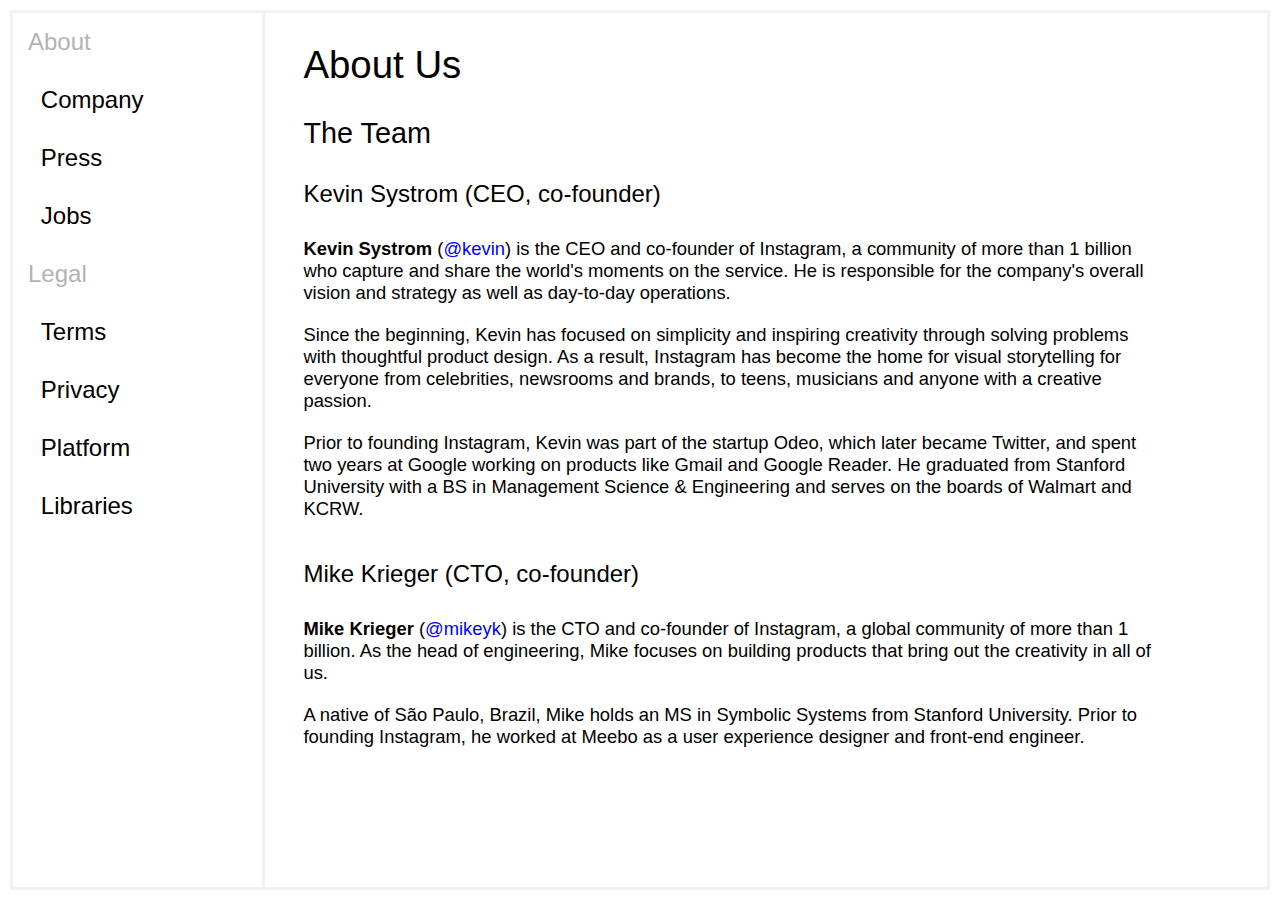
<file: instagram/index.html>
<!DOCTYPE html>
<html lang="en" dir="ltr">
  <head>
    <meta charset="utf-8">
    <link rel="stylesheet" href="styles.css">
    <title>Instagram</title>
  </head>
  <body>
    <aside>
      <div class="faded-header">About</div>
        <ul>
          <a href="#"><li>Company</li></a>
          <a href="#"><li>Press</li></a>
          <a href="#"><li>Jobs</li></a>
        </ul>
      <div class="faded-header">Legal</div>
        <ul>
          <a href="#"><li>Terms</li></a>
          <a href="#"><li>Privacy</li></a>
          <a href="#"><li>Platform</li></a>
          <a href="#"><li>Libraries</li></a>
        </ul>
    </aside>
    <main>

      <h1>About Us</h1>

      <h2>The Team</h2>

      <h3>Kevin Systrom (CEO, co-founder)</h3>

      <p><b>Kevin Systrom</b> (<a href="#">@kevin</a>) is the CEO and co-founder of Instagram,
      a community of more than 1 billion who capture and share the world's moments on the
      service. He is responsible for the company's overall vision and strategy
      as well as day-to-day operations.</p>

      <p>Since the beginning, Kevin has focused on simplicity and inspiring
      creativity through solving problems with thoughtful product design. As a
      result, Instagram has become the home for visual storytelling for everyone
      from celebrities, newsrooms and brands, to teens, musicians and anyone with a
      creative passion.</p>

      <p>Prior to founding Instagram, Kevin was part of the startup Odeo, which later
      became Twitter, and spent two years at Google working on products like Gmail
      and Google Reader. He graduated from Stanford University with a BS in Management
      Science &amp; Engineering and serves on the boards of Walmart and KCRW.</p>


      <h3>Mike Krieger (CTO, co-founder)</h3>

      <p><b>Mike Krieger</b> (<a href="#">@mikeyk</a>) is the CTO and co-founder of Instagram,
      a global community of more than 1 billion. As the head of engineering, Mike focuses
      on building products that bring out the creativity in all of us.</p>

      <p>A native of São Paulo, Brazil, Mike holds an MS in Symbolic Systems from
      Stanford University. Prior to founding Instagram, he worked at Meebo as a
      user experience designer and front-end engineer.</p>


    </main>
  </body>
</html>
</file>
<file: instagram/styles.css>
/* Add your CSS here */
*,
*:before,
*:after {
  margin: 0px;
  padding: 0px;
  box-sizing: border-box;
}

body {
  display: flex;
}

/* Styling for main below */

main {
  height: calc(100vh - 20px);
  width: 80vw;
  background-color: #;
  margin: 10px 10px 10px 0px;
  border: 3px solid rgb(211,211,211, 0.3); /* Light grey with low opacity */
}

main h1,
main h2,
main h3,
main p {
  font-family: Tahoma, Geneva, sans-serif;
  font-weight: normal;
}

main h1 {
  padding: 3% 0 3% 3vw;
  font-size: 2.4em;
}

main h2 {
  padding: 0 0 1% 3vw;
  font-size: 1.8em;
}

main h3 {
  padding: 2% 0 3% 3vw;
  font-size: 1.5em;
}

main p {
  padding: 0 0 2% 3vw;
  font-size: 1.15em;
  padding-right: 8vw;
}

main a {
  text-decoration: none;
  color: blue;
}



/* Styling for main above */

/* Aside styling below */

aside {
  height: calc(100vh - 20px);
  width: 20vw;
  background-color: #;
  margin: 10px 0px 10px 10px;
  border-top: 3px solid rgb(211,211,211, 0.3); /* Light grey with low opacity */
  border-left: 3px solid rgb(211,211,211, 0.3);
  border-bottom: 3px solid rgb(211,211,211, 0.3);
}

.faded-header {
  font-size: 1.5em;
  padding: 15px;
  color: gray;
  opacity: 60%;
  font-family: Tahoma, Geneva, sans-serif;
}

div.faded-header + ul li {
  list-style: none;
  font-size: 1.5em;
  padding: 15px;
  margin-left: 1vw;
  color: black;
  text-decoration: none;
  font-family: Tahoma, Geneva, sans-serif;
}

div.faded-header + ul a {
  text-decoration: none;
}


div.faded-header + ul li:hover {
  border-left: 2px solid black;
  margin-left: calc(1vw - 2px);
}

/* Aside styling above */
</file>
